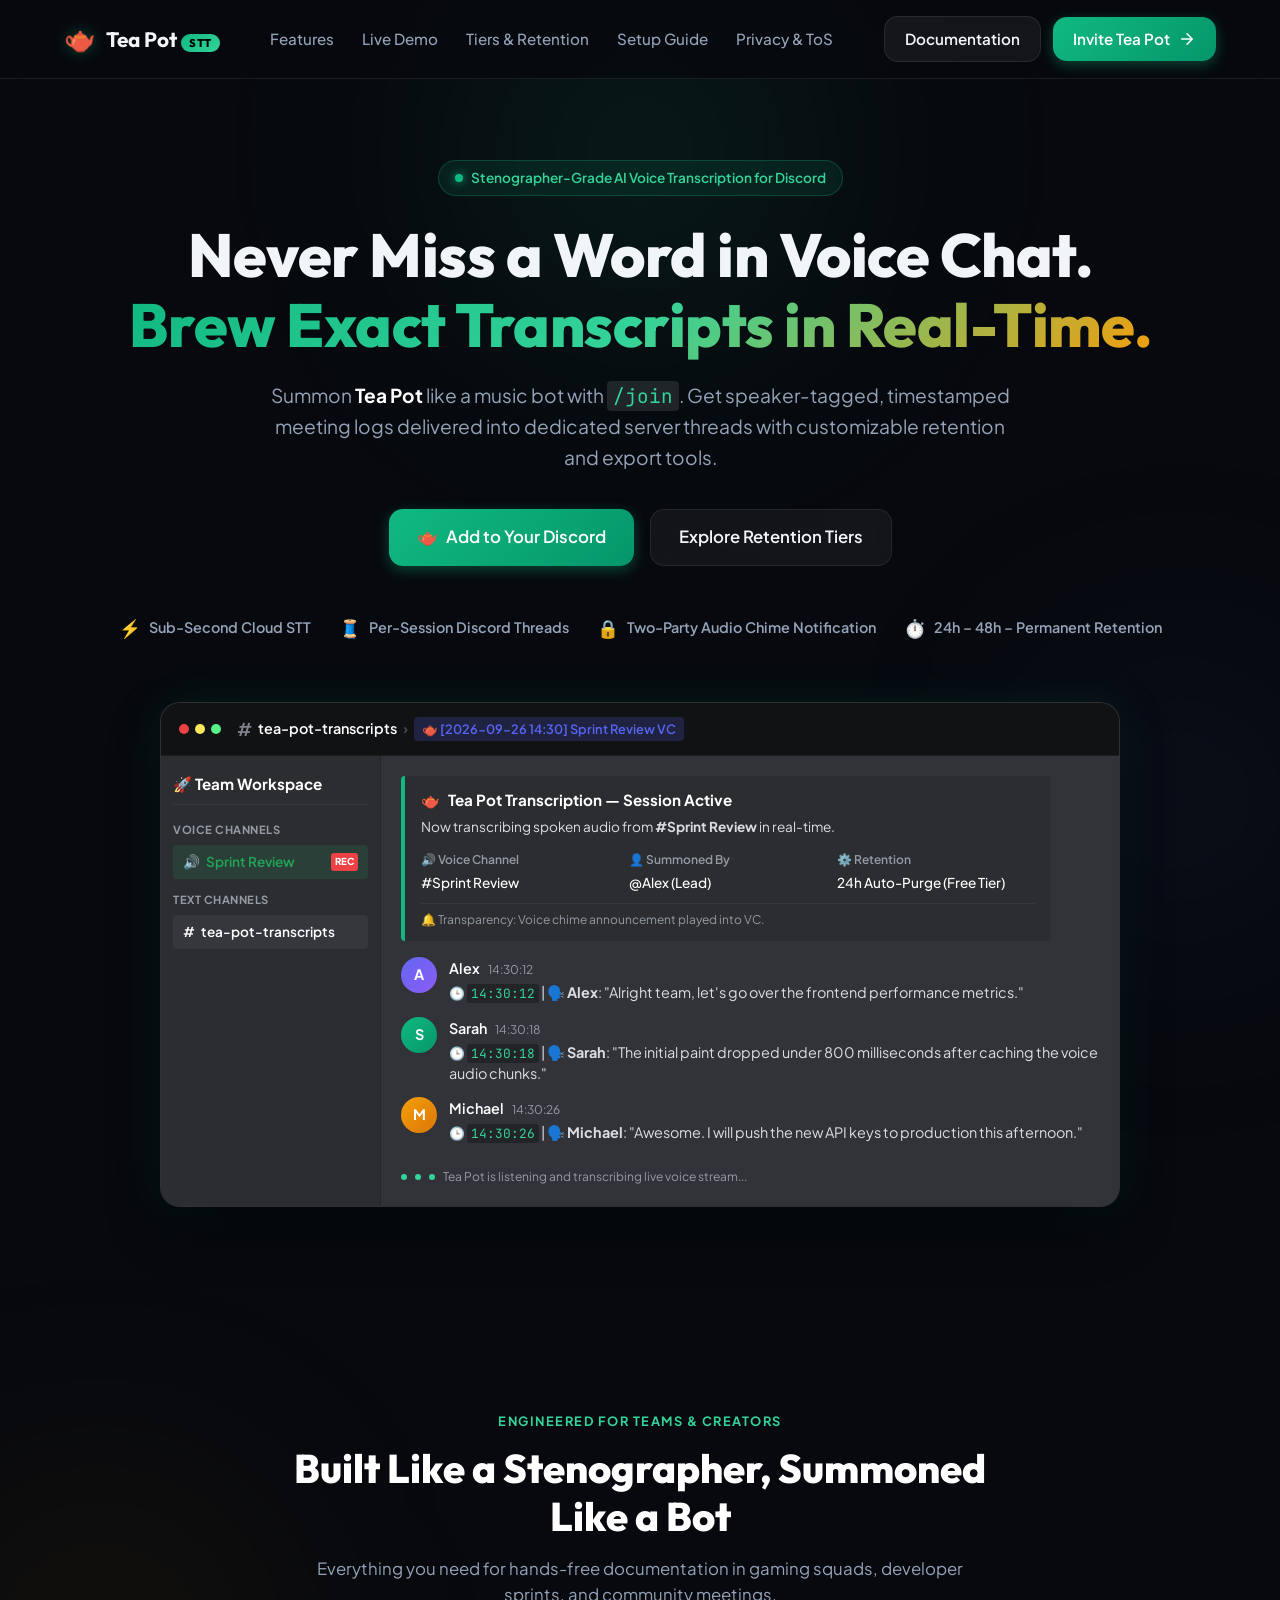
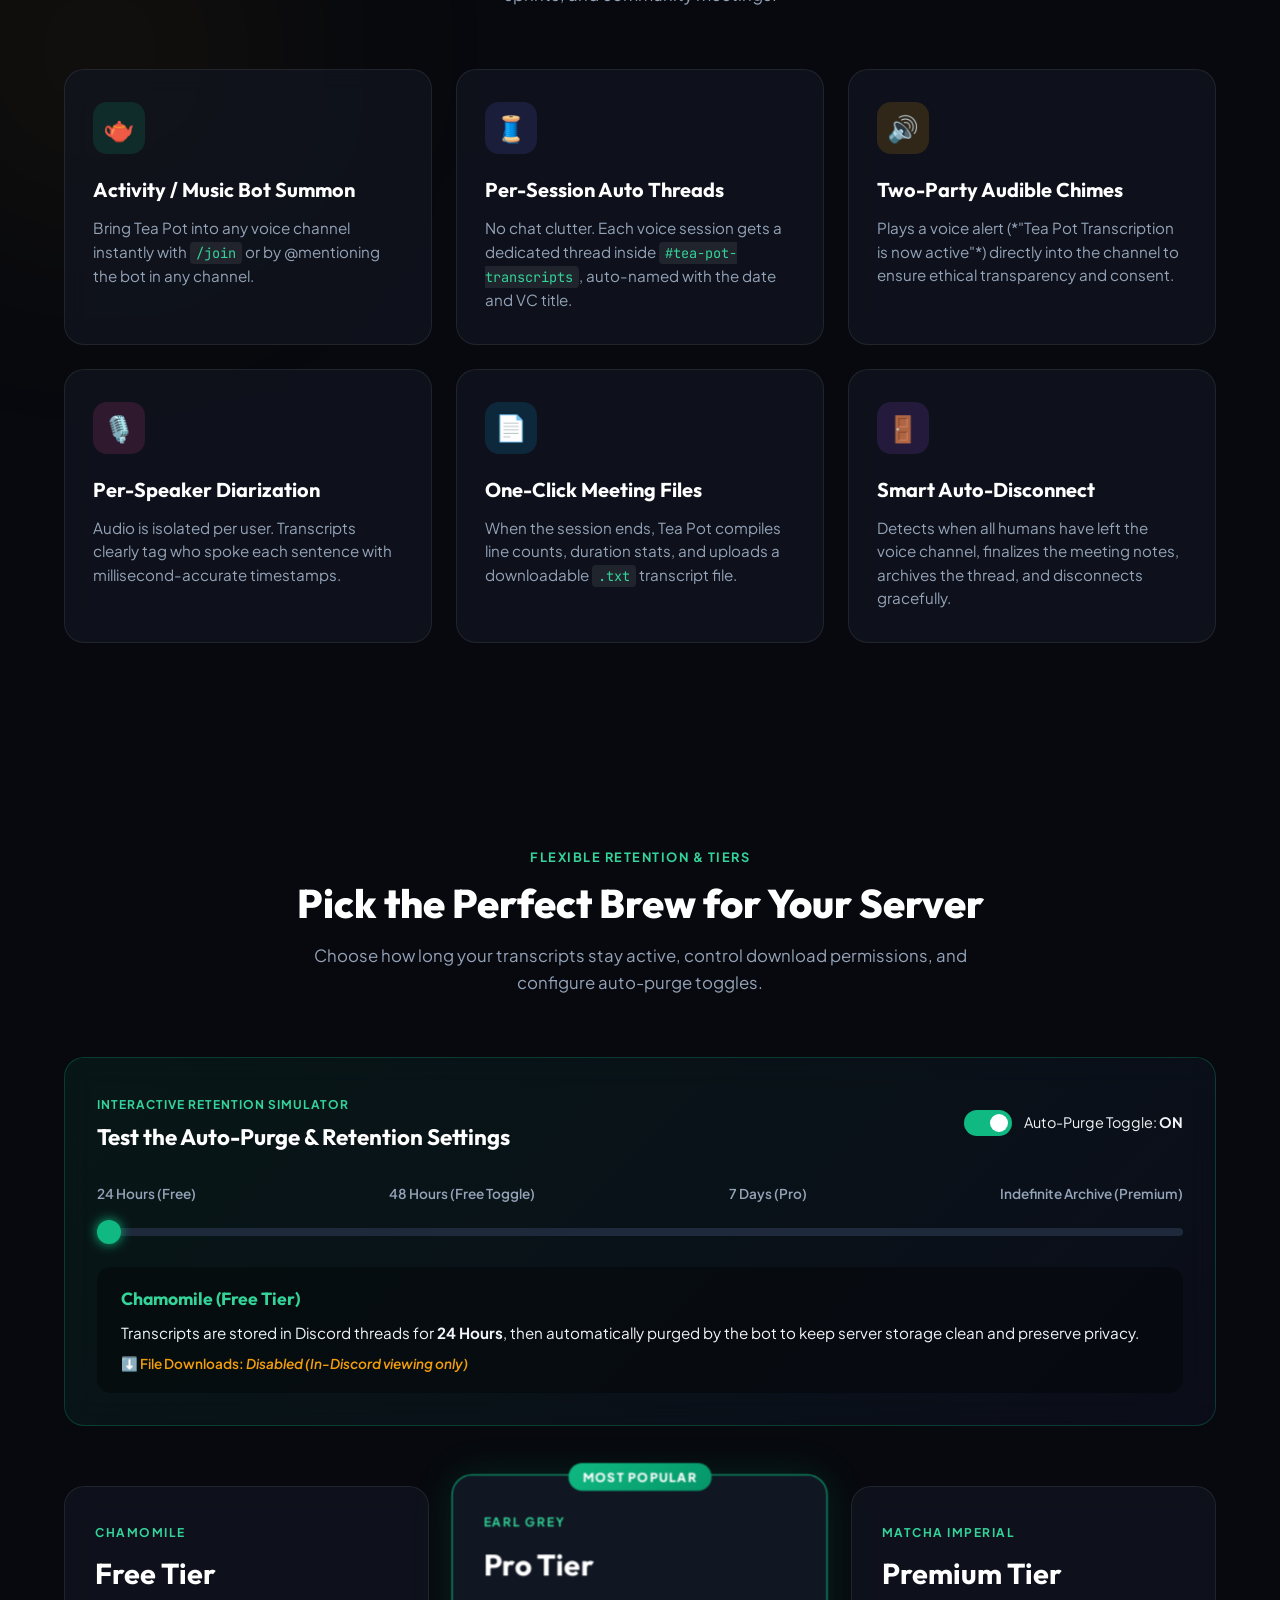
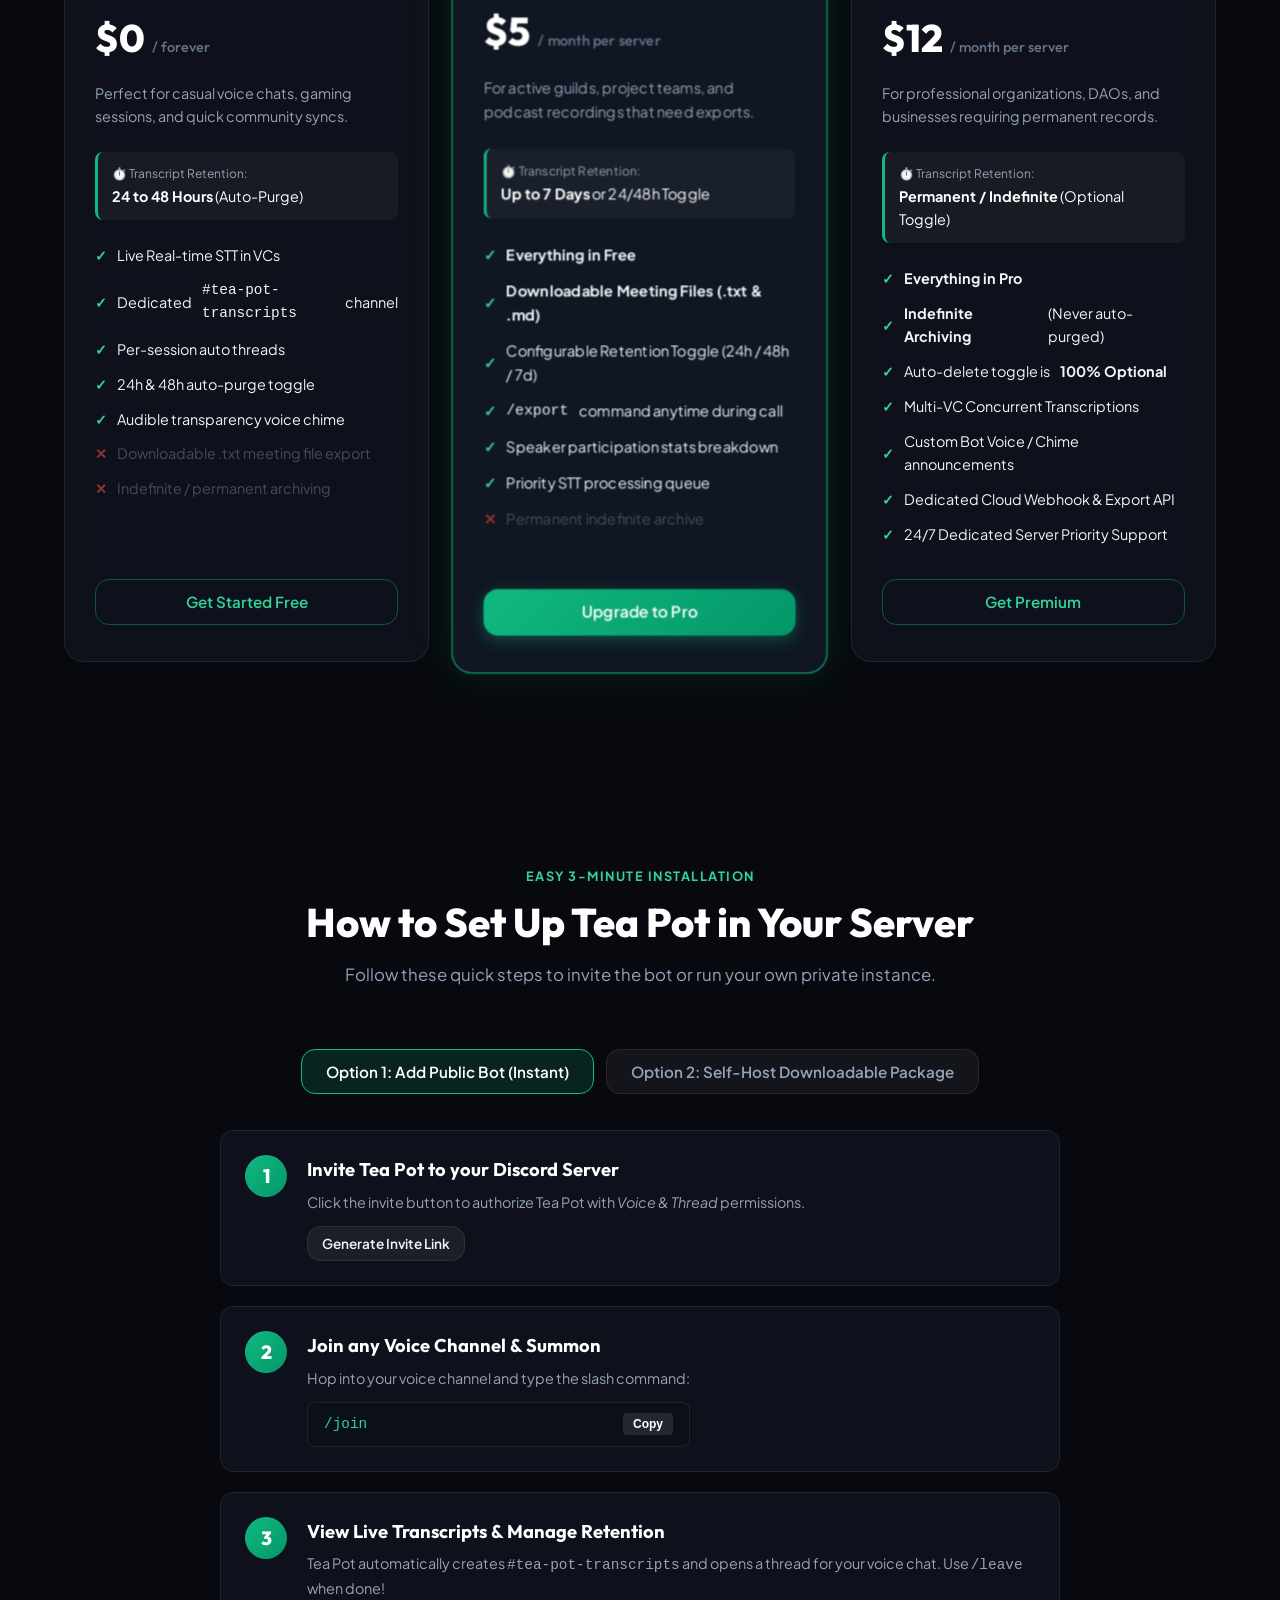
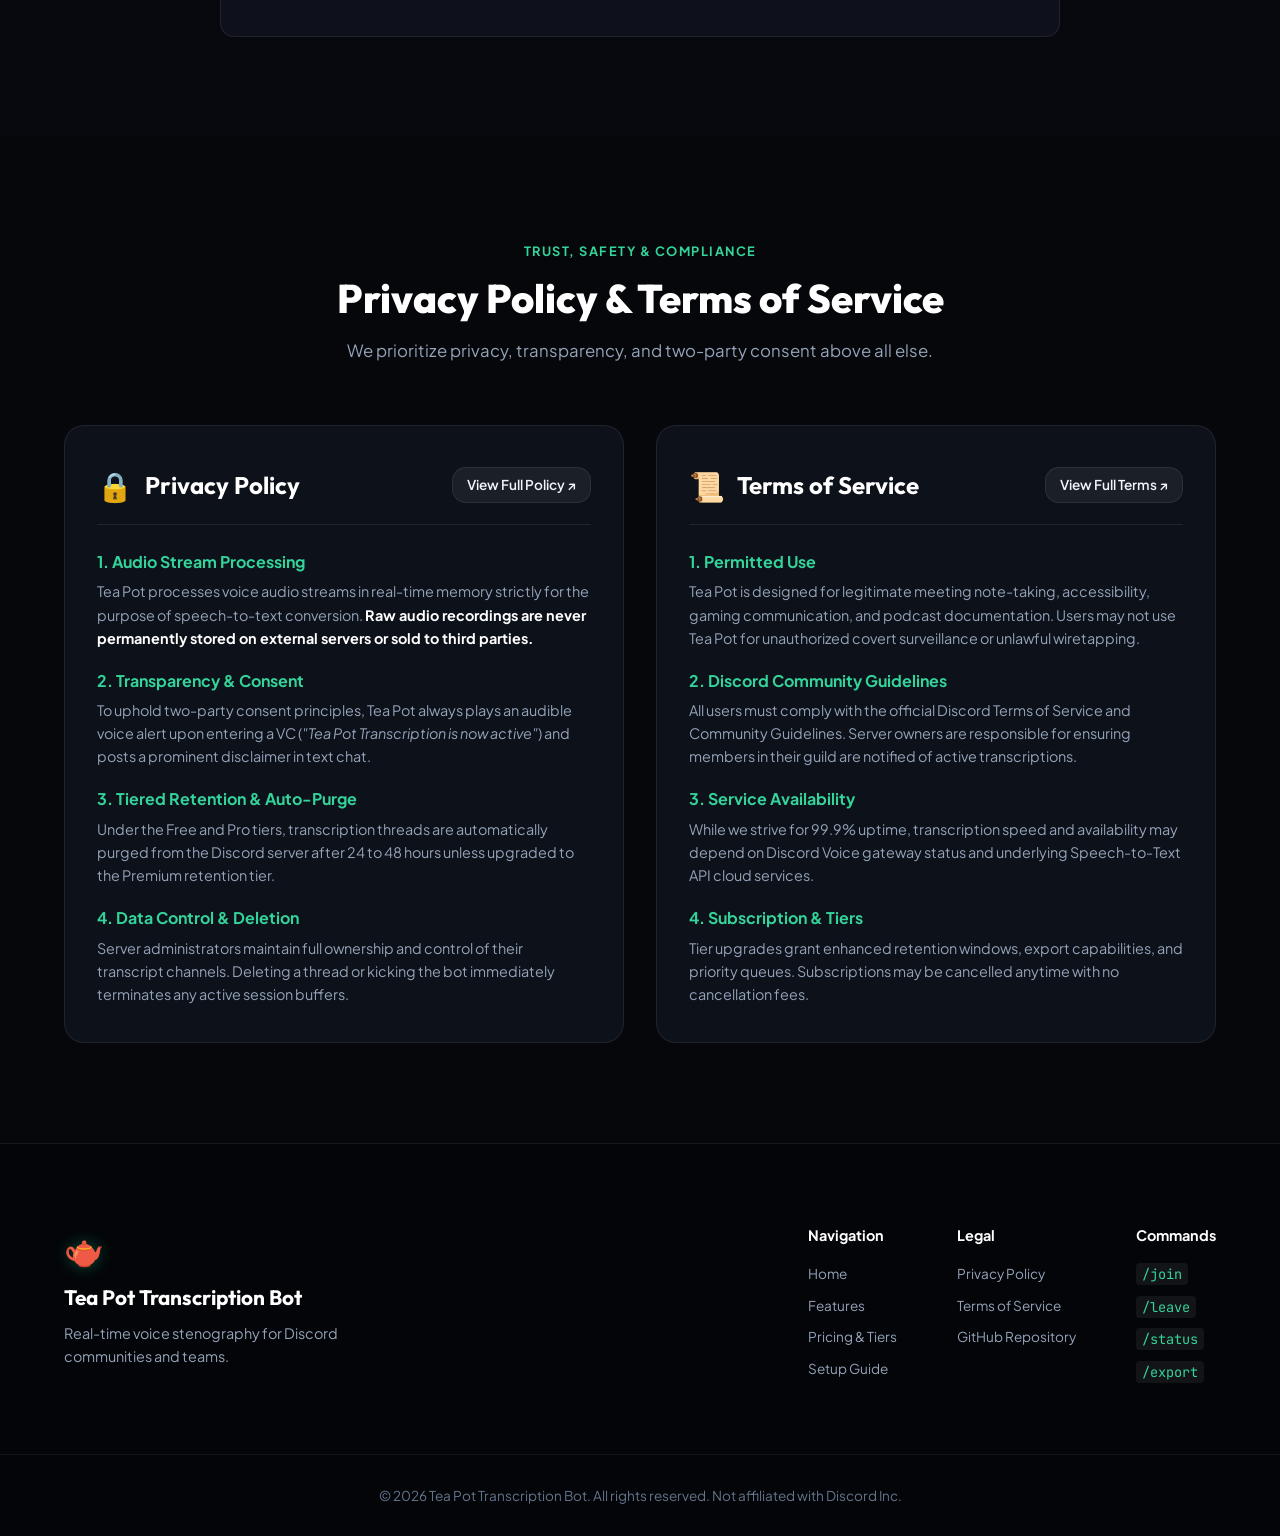
<file: web/index.html>
<!DOCTYPE html>
<html lang="en">
<head>
  <meta charset="UTF-8" />
  <meta name="viewport" content="width=device-width, initial-scale=1.0" />
  <title>Tea Pot — Real-Time Discord Voice Transcriber Bot</title>
  <meta name="description" content="Steep your voice chats into exact, verbatim transcripts with Tea Pot. Real-time STT, per-server threads, speaker attribution, and tiered retention." />
  
  <!-- Google Fonts -->
  <link rel="preconnect" href="https://fonts.googleapis.com">
  <link rel="preconnect" href="https://fonts.gstatic.com" crossorigin>
  <link href="https://fonts.googleapis.com/css2?family=Outfit:wght@400;500;600;700;800&family=Plus+Jakarta+Sans:wght@400;500;600;700&family=JetBrains+Mono:wght@400;600&display=swap" rel="stylesheet">
  
  <link rel="stylesheet" href="style.css" />
</head>
<body>

  <!-- Background Ambient Glows -->
  <div class="glow-orb orb-1"></div>
  <div class="glow-orb orb-2"></div>
  <div class="glow-orb orb-3"></div>

  <!-- Navigation -->
  <header class="navbar">
    <div class="nav-container">
      <a href="#hero" class="brand">
        <span class="brand-icon">🫖</span>
        <span class="brand-text">Tea Pot <span class="brand-tag">STT</span></span>
      </a>

      <nav class="nav-links">
        <a href="#features" class="nav-link">Features</a>
        <a href="#demo" class="nav-link">Live Demo</a>
        <a href="#pricing" class="nav-link">Tiers & Retention</a>
        <a href="#setup" class="nav-link">Setup Guide</a>
        <a href="#privacy-tos" class="nav-link">Privacy & ToS</a>
      </nav>

      <div class="nav-actions">
        <a href="#setup" class="btn btn-secondary">Documentation</a>
        <a href="https://discord.com/oauth2/authorize?client_id=1553276861541253180&permissions=310052445200&scope=bot%20applications.commands" target="_blank" class="btn btn-primary btn-glow" id="btn-invite-nav">
          <span>Invite Tea Pot</span>
          <svg width="18" height="18" viewBox="0 0 24 24" fill="none" stroke="currentColor" stroke-width="2" stroke-linecap="round" stroke-linejoin="round"><path d="M5 12h14M12 5l7 7-7 7"/></svg>
        </a>
      </div>

      <button class="mobile-menu-toggle" id="mobile-toggle" aria-label="Toggle Navigation">
        <span></span><span></span><span></span>
      </button>
    </div>
  </header>

  <!-- Hero Section -->
  <section class="hero" id="hero">
    <div class="container hero-container">
      <div class="hero-badge">
        <span class="badge-dot"></span>
        <span>Stenographer-Grade AI Voice Transcription for Discord</span>
      </div>

      <h1 class="hero-title">
        Never Miss a Word in Voice Chat.<br />
        <span class="gradient-text">Brew Exact Transcripts in Real-Time.</span>
      </h1>

      <p class="hero-subtitle">
        Summon <strong>Tea Pot</strong> like a music bot with <code>/join</code>. Get speaker-tagged, timestamped meeting logs delivered into dedicated server threads with customizable retention and export tools.
      </p>

      <div class="hero-ctas">
        <a href="#setup" class="btn btn-primary btn-lg btn-glow">
          <span class="btn-icon">🫖</span>
          <span>Add to Your Discord</span>
        </a>
        <a href="#pricing" class="btn btn-glass btn-lg">
          <span>Explore Retention Tiers</span>
        </a>
      </div>

      <div class="hero-highlights">
        <div class="highlight-item">
          <span class="highlight-icon">⚡</span>
          <span>Sub-Second Cloud STT</span>
        </div>
        <div class="highlight-item">
          <span class="highlight-icon">🧵</span>
          <span>Per-Session Discord Threads</span>
        </div>
        <div class="highlight-item">
          <span class="highlight-icon">🔒</span>
          <span>Two-Party Audio Chime Notification</span>
        </div>
        <div class="highlight-item">
          <span class="highlight-icon">⏱️</span>
          <span>24h – 48h – Permanent Retention</span>
        </div>
      </div>

      <!-- Live Discord Simulation UI -->
      <div class="hero-discord-preview" id="demo">
        <div class="discord-app-frame">
          <div class="discord-topbar">
            <div class="window-controls">
              <span class="dot close"></span>
              <span class="dot minimize"></span>
              <span class="dot maximize"></span>
            </div>
            <div class="discord-channel-info">
              <span class="channel-hash">#</span>
              <span class="channel-name">tea-pot-transcripts</span>
              <span class="channel-sep">›</span>
              <span class="thread-badge">🫖 [2026-09-26 14:30] Sprint Review VC</span>
            </div>
          </div>

          <div class="discord-body">
            <!-- Left Channel Sidebar Mockup -->
            <div class="discord-sidebar">
              <div class="server-header">
                <span class="server-title">🚀 Team Workspace</span>
              </div>
              <div class="sidebar-section-title">VOICE CHANNELS</div>
              <div class="sidebar-vc-active">
                <span class="vc-icon">🔊</span>
                <span class="vc-name">Sprint Review</span>
                <span class="live-pill">REC</span>
              </div>
              <div class="sidebar-section-title">TEXT CHANNELS</div>
              <div class="sidebar-tc active">
                <span class="hash">#</span>
                <span>tea-pot-transcripts</span>
              </div>
            </div>

            <!-- Right Interactive Chat Stream -->
            <div class="discord-chat">
              <!-- Bot System Embed -->
              <div class="discord-embed-card">
                <div class="embed-border"></div>
                <div class="embed-content">
                  <div class="embed-header">
                    <span class="embed-icon">🫖</span>
                    <span class="embed-title">Tea Pot Transcription — Session Active</span>
                  </div>
                  <p class="embed-desc">Now transcribing spoken audio from <strong>#Sprint Review</strong> in real-time.</p>
                  <div class="embed-fields">
                    <div class="field">
                      <span class="field-name">🔊 Voice Channel</span>
                      <span class="field-val">#Sprint Review</span>
                    </div>
                    <div class="field">
                      <span class="field-name">👤 Summoned By</span>
                      <span class="field-val">@Alex (Lead)</span>
                    </div>
                    <div class="field">
                      <span class="field-name">⚙️ Retention</span>
                      <span class="field-val" id="demo-retention-badge">24h Auto-Purge (Free Tier)</span>
                    </div>
                  </div>
                  <div class="embed-footer">
                    <span class="bell-icon">🔔</span> Transparency: Voice chime announcement played into VC.
                  </div>
                </div>
              </div>

              <!-- Animated Transcript Messages -->
              <div class="transcript-stream" id="transcript-stream">
                <div class="chat-msg animated-entry">
                  <div class="avatar" style="background: linear-gradient(135deg, #6366F1, #8B5CF6);">A</div>
                  <div class="msg-body">
                    <div class="msg-header">
                      <span class="user-name">Alex</span>
                      <span class="timestamp">14:30:12</span>
                    </div>
                    <div class="msg-text">
                      <span class="stt-clock">🕒 <code>14:30:12</code></span> | 🗣️ <strong>Alex</strong>: "Alright team, let's go over the frontend performance metrics."
                    </div>
                  </div>
                </div>

                <div class="chat-msg animated-entry delay-1">
                  <div class="avatar" style="background: linear-gradient(135deg, #10B981, #059669);">S</div>
                  <div class="msg-body">
                    <div class="msg-header">
                      <span class="user-name">Sarah</span>
                      <span class="timestamp">14:30:18</span>
                    </div>
                    <div class="msg-text">
                      <span class="stt-clock">🕒 <code>14:30:18</code></span> | 🗣️ <strong>Sarah</strong>: "The initial paint dropped under 800 milliseconds after caching the voice audio chunks."
                    </div>
                  </div>
                </div>

                <div class="chat-msg animated-entry delay-2">
                  <div class="avatar" style="background: linear-gradient(135deg, #F59E0B, #D97706);">M</div>
                  <div class="msg-body">
                    <div class="msg-header">
                      <span class="user-name">Michael</span>
                      <span class="timestamp">14:30:26</span>
                    </div>
                    <div class="msg-text">
                      <span class="stt-clock">🕒 <code>14:30:26</code></span> | 🗣️ <strong>Michael</strong>: "Awesome. I will push the new API keys to production this afternoon."
                    </div>
                  </div>
                </div>
              </div>

              <!-- Live typing simulation indicator -->
              <div class="discord-typing-bar">
                <span class="wave-dot"></span><span class="wave-dot"></span><span class="wave-dot"></span>
                <span>Tea Pot is listening and transcribing live voice stream...</span>
              </div>
            </div>
          </div>
        </div>
      </div>
    </div>
  </section>

  <!-- Core Features Grid -->
  <section class="features-section" id="features">
    <div class="container">
      <div class="section-header">
        <span class="sub-heading">ENGINEERED FOR TEAMS & CREATORS</span>
        <h2 class="section-title">Built Like a Stenographer, Summoned Like a Bot</h2>
        <p class="section-desc">Everything you need for hands-free documentation in gaming squads, developer sprints, and community meetings.</p>
      </div>

      <div class="features-grid">
        <div class="feature-card">
          <div class="card-icon" style="background: rgba(16, 185, 129, 0.15); color: #10B981;">🫖</div>
          <h3>Activity / Music Bot Summon</h3>
          <p>Bring Tea Pot into any voice channel instantly with <code>/join</code> or by @mentioning the bot in any channel.</p>
        </div>

        <div class="feature-card">
          <div class="card-icon" style="background: rgba(99, 102, 241, 0.15); color: #6366F1;">🧵</div>
          <h3>Per-Session Auto Threads</h3>
          <p>No chat clutter. Each voice session gets a dedicated thread inside <code>#tea-pot-transcripts</code>, auto-named with the date and VC title.</p>
        </div>

        <div class="feature-card">
          <div class="card-icon" style="background: rgba(245, 158, 11, 0.15); color: #F59E0B;">🔊</div>
          <h3>Two-Party Audible Chimes</h3>
          <p>Plays a voice alert (*"Tea Pot Transcription is now active"*) directly into the channel to ensure ethical transparency and consent.</p>
        </div>

        <div class="feature-card">
          <div class="card-icon" style="background: rgba(236, 72, 153, 0.15); color: #EC4899;">🎙️</div>
          <h3>Per-Speaker Diarization</h3>
          <p>Audio is isolated per user. Transcripts clearly tag who spoke each sentence with millisecond-accurate timestamps.</p>
        </div>

        <div class="feature-card">
          <div class="card-icon" style="background: rgba(14, 165, 233, 0.15); color: #0EA5E9;">📄</div>
          <h3>One-Click Meeting Files</h3>
          <p>When the session ends, Tea Pot compiles line counts, duration stats, and uploads a downloadable <code>.txt</code> transcript file.</p>
        </div>

        <div class="feature-card">
          <div class="card-icon" style="background: rgba(168, 85, 247, 0.15); color: #A855F7;">🚪</div>
          <h3>Smart Auto-Disconnect</h3>
          <p>Detects when all humans have left the voice channel, finalizes the meeting notes, archives the thread, and disconnects gracefully.</p>
        </div>
      </div>
    </div>
  </section>

  <!-- Tiered Pricing & Retention System -->
  <section class="pricing-section" id="pricing">
    <div class="container">
      <div class="section-header">
        <span class="sub-heading">FLEXIBLE RETENTION & TIERS</span>
        <h2 class="section-title">Pick the Perfect Brew for Your Server</h2>
        <p class="section-desc">Choose how long your transcripts stay active, control download permissions, and configure auto-purge toggles.</p>
      </div>

      <!-- Interactive Retention Duration Demo Slider -->
      <div class="retention-demo-card">
        <div class="demo-card-header">
          <div>
            <span class="badge-mini">INTERACTIVE RETENTION SIMULATOR</span>
            <h3>Test the Auto-Purge & Retention Settings</h3>
          </div>
          <div class="toggle-wrapper">
            <label class="switch">
              <input type="checkbox" id="retention-toggle" checked />
              <span class="slider round"></span>
            </label>
            <span class="toggle-label" id="toggle-status-label">Auto-Purge Toggle: <strong>ON</strong></span>
          </div>
        </div>

        <div class="slider-container">
          <div class="slider-labels">
            <span>24 Hours (Free)</span>
            <span>48 Hours (Free Toggle)</span>
            <span>7 Days (Pro)</span>
            <span>Indefinite Archive (Premium)</span>
          </div>
          <input type="range" min="1" max="4" value="1" class="tier-slider" id="tierRangeSlider" />
        </div>

        <div class="slider-result" id="sliderResultBox">
          <div class="result-badge" id="resultTierBadge">Chamomile (Free Tier)</div>
          <div class="result-text" id="resultTierDesc">
            Transcripts are accessible inside Discord threads for <strong>24 to 48 hours</strong>, then automatically purged to save server storage and maintain privacy.
          </div>
          <div class="result-perk" id="resultTierPerk">
            ⬇️ File Downloads: <em>Disabled on Free Tier (Viewable in Discord)</em>
          </div>
        </div>
      </div>

      <!-- Pricing Cards -->
      <div class="pricing-grid">
        <!-- Free Tier -->
        <div class="pricing-card">
          <div class="card-tier-tag">CHAMOMILE</div>
          <h3 class="tier-name">Free Tier</h3>
          <div class="tier-price">$0 <span>/ forever</span></div>
          <p class="tier-desc">Perfect for casual voice chats, gaming sessions, and quick community syncs.</p>
          
          <div class="tier-retention-spec">
            <div class="retention-title">⏱️ Transcript Retention:</div>
            <div class="retention-val"><strong>24 to 48 Hours</strong> (Auto-Purge)</div>
          </div>

          <ul class="tier-features">
            <li><span class="check">✓</span> Live Real-time STT in VCs</li>
            <li><span class="check">✓</span> Dedicated <code>#tea-pot-transcripts</code> channel</li>
            <li><span class="check">✓</span> Per-session auto threads</li>
            <li><span class="check">✓</span> 24h & 48h auto-purge toggle</li>
            <li><span class="check">✓</span> Audible transparency voice chime</li>
            <li class="disabled"><span class="cross">✕</span> Downloadable .txt meeting file export</li>
            <li class="disabled"><span class="cross">✕</span> Indefinite / permanent archiving</li>
          </ul>

          <a href="#setup" class="btn btn-outline btn-block">Get Started Free</a>
        </div>

        <!-- Pro Tier (Popular) -->
        <div class="pricing-card popular">
          <div class="popular-ribbon">MOST POPULAR</div>
          <div class="card-tier-tag">EARL GREY</div>
          <h3 class="tier-name">Pro Tier</h3>
          <div class="tier-price">$5 <span>/ month per server</span></div>
          <p class="tier-desc">For active guilds, project teams, and podcast recordings that need exports.</p>

          <div class="tier-retention-spec">
            <div class="retention-title">⏱️ Transcript Retention:</div>
            <div class="retention-val"><strong>Up to 7 Days</strong> or 24/48h Toggle</div>
          </div>

          <ul class="tier-features">
            <li><span class="check">✓</span> <strong>Everything in Free</strong></li>
            <li><span class="check">✓</span> <strong>Downloadable Meeting Files (.txt & .md)</strong></li>
            <li><span class="check">✓</span> Configurable Retention Toggle (24h / 48h / 7d)</li>
            <li><span class="check">✓</span> <code>/export</code> command anytime during call</li>
            <li><span class="check">✓</span> Speaker participation stats breakdown</li>
            <li><span class="check">✓</span> Priority STT processing queue</li>
            <li class="disabled"><span class="cross">✕</span> Permanent indefinite archive</li>
          </ul>

          <a href="#setup" class="btn btn-primary btn-block btn-glow">Upgrade to Pro</a>
        </div>

        <!-- Premium Tier -->
        <div class="pricing-card">
          <div class="card-tier-tag">MATCHA IMPERIAL</div>
          <h3 class="tier-name">Premium Tier</h3>
          <div class="tier-price">$12 <span>/ month per server</span></div>
          <p class="tier-desc">For professional organizations, DAOs, and businesses requiring permanent records.</p>

          <div class="tier-retention-spec">
            <div class="retention-title">⏱️ Transcript Retention:</div>
            <div class="retention-val"><strong>Permanent / Indefinite</strong> (Optional Toggle)</div>
          </div>

          <ul class="tier-features">
            <li><span class="check">✓</span> <strong>Everything in Pro</strong></li>
            <li><span class="check">✓</span> <strong>Indefinite Archiving</strong> (Never auto-purged)</li>
            <li><span class="check">✓</span> Auto-delete toggle is <strong>100% Optional</strong></li>
            <li><span class="check">✓</span> Multi-VC Concurrent Transcriptions</li>
            <li><span class="check">✓</span> Custom Bot Voice / Chime announcements</li>
            <li><span class="check">✓</span> Dedicated Cloud Webhook & Export API</li>
            <li><span class="check">✓</span> 24/7 Dedicated Server Priority Support</li>
          </ul>

          <a href="#setup" class="btn btn-outline btn-block">Get Premium</a>
        </div>
      </div>
    </div>
  </section>

  <!-- Step-by-Step Setup Guide -->
  <section class="setup-section" id="setup">
    <div class="container">
      <div class="section-header">
        <span class="sub-heading">EASY 3-MINUTE INSTALLATION</span>
        <h2 class="section-title">How to Set Up Tea Pot in Your Server</h2>
        <p class="section-desc">Follow these quick steps to invite the bot or run your own private instance.</p>
      </div>

      <div class="setup-tabs">
        <button class="setup-tab-btn active" data-tab="invite-tab">Option 1: Add Public Bot (Instant)</button>
        <button class="setup-tab-btn" data-tab="self-host-tab">Option 2: Self-Host Downloadable Package</button>
      </div>

      <div class="setup-content-box">
        <!-- Tab 1: Invite -->
        <div class="setup-tab-panel active" id="invite-tab">
          <div class="steps-list">
            <div class="step-card">
              <div class="step-number">1</div>
              <div class="step-details">
                <h4>Invite Tea Pot to your Discord Server</h4>
                <p>Click the invite button to authorize Tea Pot with <em>Voice & Thread</em> permissions.</p>
                <a href="https://discord.com/oauth2/authorize" target="_blank" class="btn btn-secondary btn-sm">Generate Invite Link</a>
              </div>
            </div>

            <div class="step-card">
              <div class="step-number">2</div>
              <div class="step-details">
                <h4>Join any Voice Channel & Summon</h4>
                <p>Hop into your voice channel and type the slash command:</p>
                <div class="code-copy-box">
                  <code>/join</code>
                  <button class="copy-btn" onclick="navigator.clipboard.writeText('/join')">Copy</button>
                </div>
              </div>
            </div>

            <div class="step-card">
              <div class="step-number">3</div>
              <div class="step-details">
                <h4>View Live Transcripts & Manage Retention</h4>
                <p>Tea Pot automatically creates <code>#tea-pot-transcripts</code> and opens a thread for your voice chat. Use <code>/leave</code> when done!</p>
              </div>
            </div>
          </div>
        </div>

        <!-- Tab 2: Self-Host -->
        <div class="setup-tab-panel" id="self-host-tab">
          <div class="steps-list">
            <div class="step-card">
              <div class="step-number">1</div>
              <div class="step-details">
                <h4>Download the Package & Configure Keys</h4>
                <p>Clone the repository and copy <code>.env.example</code> to <code>.env</code> with your bot token and STT API key:</p>
                <div class="code-copy-box">
                  <code>DISCORD_BOT_TOKEN=your_token<br>OPENAI_API_KEY=your_openai_key</code>
                </div>
              </div>
            </div>

            <div class="step-card">
              <div class="step-number">2</div>
              <div class="step-details">
                <h4>One-Click Run</h4>
                <p>Run <strong>start.bat</strong> on Windows or <strong>./start.sh</strong> on Linux/Mac:</p>
                <div class="code-copy-box">
                  <code>./start.sh   # or double-click start.bat</code>
                </div>
              </div>
            </div>
          </div>
        </div>
      </div>
    </div>
  </section>

  <!-- Privacy & Terms of Service Section -->
  <section class="legal-section" id="privacy-tos">
    <div class="container">
      <div class="section-header">
        <span class="sub-heading">TRUST, SAFETY & COMPLIANCE</span>
        <h2 class="section-title">Privacy Policy & Terms of Service</h2>
        <p class="section-desc">We prioritize privacy, transparency, and two-party consent above all else.</p>
      </div>

      <div class="legal-grid">
        <!-- Privacy Policy -->
        <div class="legal-card" id="privacy">
          <div class="legal-header">
            <span class="legal-icon">🔒</span>
            <h3>Privacy Policy</h3>
            <a href="privacy.html" class="btn btn-secondary btn-sm" style="margin-left:auto;">View Full Policy ↗</a>
          </div>
          <div class="legal-body">
            <h4>1. Audio Stream Processing</h4>
            <p>Tea Pot processes voice audio streams in real-time memory strictly for the purpose of speech-to-text conversion. <strong>Raw audio recordings are never permanently stored on external servers or sold to third parties.</strong></p>

            <h4>2. Transparency & Consent</h4>
            <p>To uphold two-party consent principles, Tea Pot always plays an audible voice alert upon entering a VC (<em>"Tea Pot Transcription is now active"</em>) and posts a prominent disclaimer in text chat.</p>

            <h4>3. Tiered Retention & Auto-Purge</h4>
            <p>Under the Free and Pro tiers, transcription threads are automatically purged from the Discord server after 24 to 48 hours unless upgraded to the Premium retention tier.</p>

            <h4>4. Data Control & Deletion</h4>
            <p>Server administrators maintain full ownership and control of their transcript channels. Deleting a thread or kicking the bot immediately terminates any active session buffers.</p>
          </div>
        </div>

        <!-- Terms of Service -->
        <div class="legal-card" id="tos">
          <div class="legal-header">
            <span class="legal-icon">📜</span>
            <h3>Terms of Service</h3>
            <a href="tos.html" class="btn btn-secondary btn-sm" style="margin-left:auto;">View Full Terms ↗</a>
          </div>
          <div class="legal-body">
            <h4>1. Permitted Use</h4>
            <p>Tea Pot is designed for legitimate meeting note-taking, accessibility, gaming communication, and podcast documentation. Users may not use Tea Pot for unauthorized covert surveillance or unlawful wiretapping.</p>

            <h4>2. Discord Community Guidelines</h4>
            <p>All users must comply with the official Discord Terms of Service and Community Guidelines. Server owners are responsible for ensuring members in their guild are notified of active transcriptions.</p>

            <h4>3. Service Availability</h4>
            <p>While we strive for 99.9% uptime, transcription speed and availability may depend on Discord Voice gateway status and underlying Speech-to-Text API cloud services.</p>

            <h4>4. Subscription & Tiers</h4>
            <p>Tier upgrades grant enhanced retention windows, export capabilities, and priority queues. Subscriptions may be cancelled anytime with no cancellation fees.</p>
          </div>
        </div>
      </div>
    </div>
  </section>

  <!-- Footer -->
  <footer class="footer">
    <div class="container footer-container">
      <div class="footer-brand">
        <span class="brand-icon">🫖</span>
        <span class="brand-text">Tea Pot Transcription Bot</span>
        <p class="footer-tagline">Real-time voice stenography for Discord communities and teams.</p>
      </div>

      <div class="footer-links">
        <div class="link-col">
          <h4>Navigation</h4>
          <a href="#hero">Home</a>
          <a href="#features">Features</a>
          <a href="#pricing">Pricing & Tiers</a>
          <a href="#setup">Setup Guide</a>
        </div>

        <div class="link-col">
          <h4>Legal</h4>
          <a href="privacy.html">Privacy Policy</a>
          <a href="tos.html">Terms of Service</a>
          <a href="https://github.com/htxbby313/tea-pot-transcription-bot">GitHub Repository</a>
        </div>


        <div class="link-col">
          <h4>Commands</h4>
          <span><code>/join</code></span>
          <span><code>/leave</code></span>
          <span><code>/status</code></span>
          <span><code>/export</code></span>
        </div>
      </div>
    </div>

    <div class="footer-bottom">
      <p>© 2026 Tea Pot Transcription Bot. All rights reserved. Not affiliated with Discord Inc.</p>
    </div>
  </footer>

  <script src="app.js"></script>
</body>
</html>
</file>
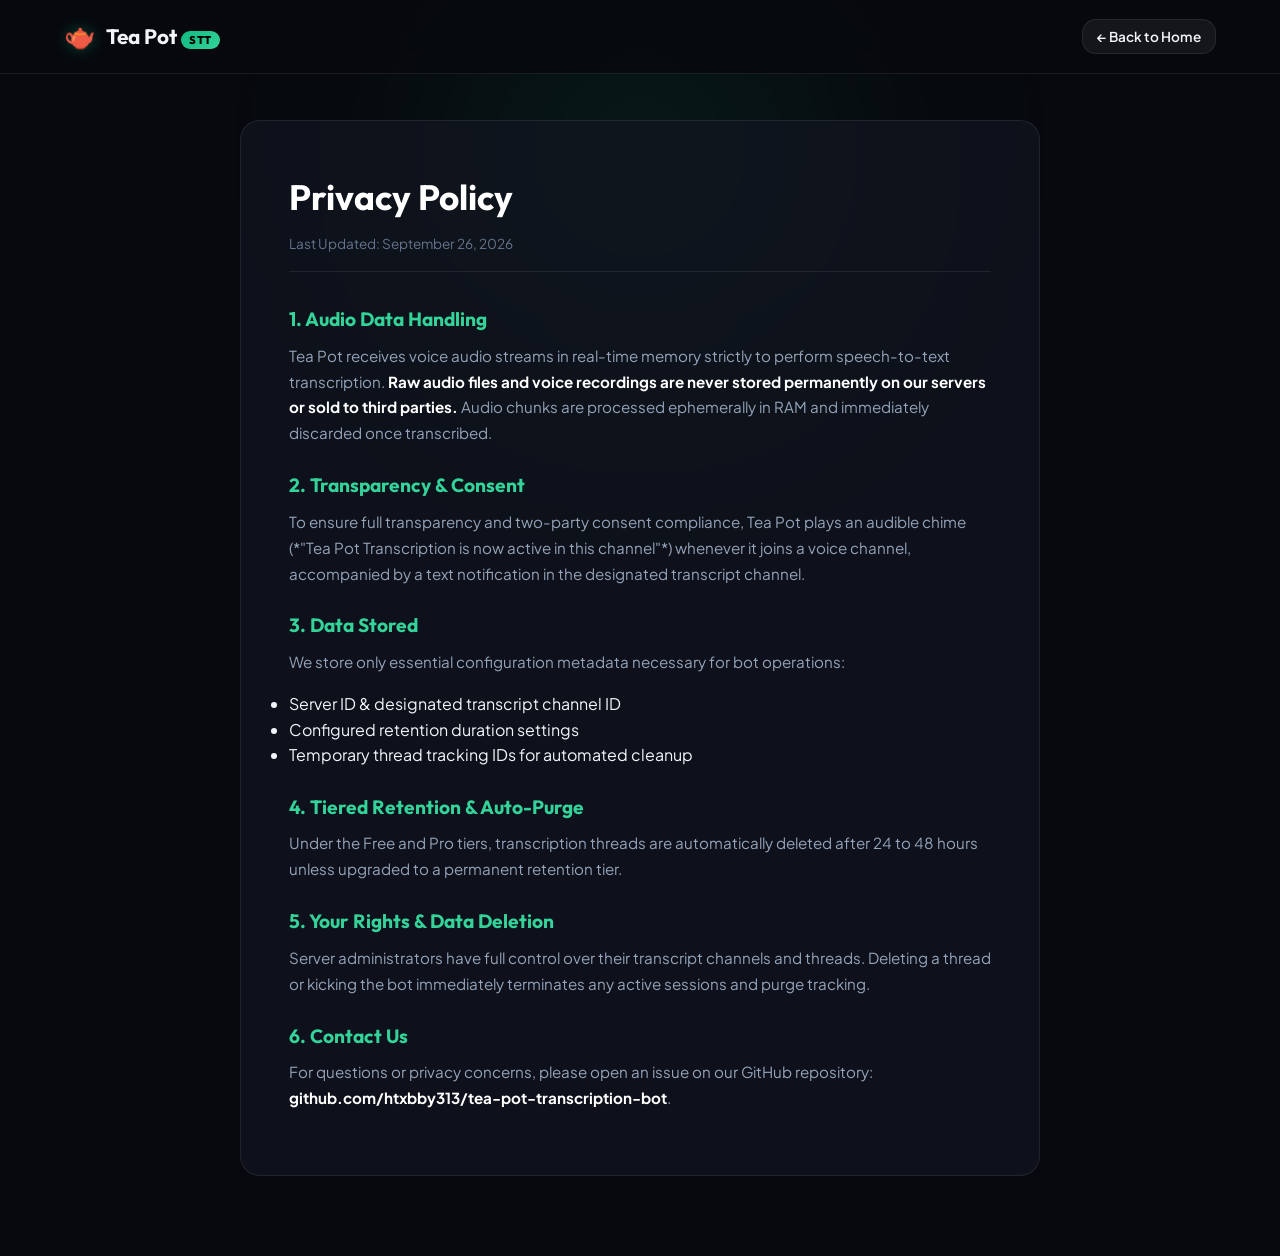
<file: web/privacy.html>
<!DOCTYPE html>
<html lang="en">
<head>
  <meta charset="UTF-8" />
  <meta name="viewport" content="width=device-width, initial-scale=1.0" />
  <title>Privacy Policy — Tea Pot Transcription Bot</title>
  <link rel="preconnect" href="https://fonts.googleapis.com">
  <link rel="preconnect" href="https://fonts.gstatic.com" crossorigin>
  <link href="https://fonts.googleapis.com/css2?family=Outfit:wght@600;700;800&family=Plus+Jakarta+Sans:wght@400;500;600&family=JetBrains+Mono:wght@400;600&display=swap" rel="stylesheet">
  <link rel="stylesheet" href="style.css" />
  <style>
    .legal-page { padding: 120px 0 80px; }
    .legal-page-card { background: var(--bg-card); border: 1px solid var(--border-glass); border-radius: var(--radius-lg); padding: 48px; max-width: 800px; margin: 0 auto; }
    .legal-page-card h1 { font-family: var(--font-heading); font-size: 2.2rem; color: #FFF; margin-bottom: 8px; }
    .legal-page-card .last-updated { font-size: 0.85rem; color: var(--text-dim); margin-bottom: 32px; display: block; border-bottom: 1px solid var(--border-glass); padding-bottom: 16px; }
    .legal-page-card h2 { font-size: 1.2rem; color: var(--primary-mint); margin: 24px 0 8px; font-family: var(--font-heading); }
    .legal-page-card p { font-size: 0.95rem; color: var(--text-muted); line-height: 1.7; margin-bottom: 16px; }
    .legal-page-card strong { color: #FFF; }
  </style>
</head>
<body>
  <div class="glow-orb orb-1"></div>
  <header class="navbar">
    <div class="nav-container">
      <a href="index.html" class="brand">
        <span class="brand-icon">🫖</span>
        <span class="brand-text">Tea Pot <span class="brand-tag">STT</span></span>
      </a>
      <a href="index.html" class="btn btn-secondary btn-sm">← Back to Home</a>
    </div>
  </header>

  <main class="legal-page">
    <div class="container">
      <div class="legal-page-card">
        <h1>Privacy Policy</h1>
        <span class="last-updated">Last Updated: September 26, 2026</span>

        <h2>1. Audio Data Handling</h2>
        <p>Tea Pot receives voice audio streams in real-time memory strictly to perform speech-to-text transcription. <strong>Raw audio files and voice recordings are never stored permanently on our servers or sold to third parties.</strong> Audio chunks are processed ephemerally in RAM and immediately discarded once transcribed.</p>

        <h2>2. Transparency & Consent</h2>
        <p>To ensure full transparency and two-party consent compliance, Tea Pot plays an audible chime (*"Tea Pot Transcription is now active in this channel"*) whenever it joins a voice channel, accompanied by a text notification in the designated transcript channel.</p>

        <h2>3. Data Stored</h2>
        <p>We store only essential configuration metadata necessary for bot operations:</p>
        <ul>
          <li>Server ID & designated transcript channel ID</li>
          <li>Configured retention duration settings</li>
          <li>Temporary thread tracking IDs for automated cleanup</li>
        </ul>

        <h2>4. Tiered Retention & Auto-Purge</h2>
        <p>Under the Free and Pro tiers, transcription threads are automatically deleted after 24 to 48 hours unless upgraded to a permanent retention tier.</p>

        <h2>5. Your Rights & Data Deletion</h2>
        <p>Server administrators have full control over their transcript channels and threads. Deleting a thread or kicking the bot immediately terminates any active sessions and purge tracking.</p>

        <h2>6. Contact Us</h2>
        <p>For questions or privacy concerns, please open an issue on our GitHub repository: <strong>github.com/htxbby313/tea-pot-transcription-bot</strong>.</p>
      </div>
    </div>
  </main>
</body>
</html>
</file>
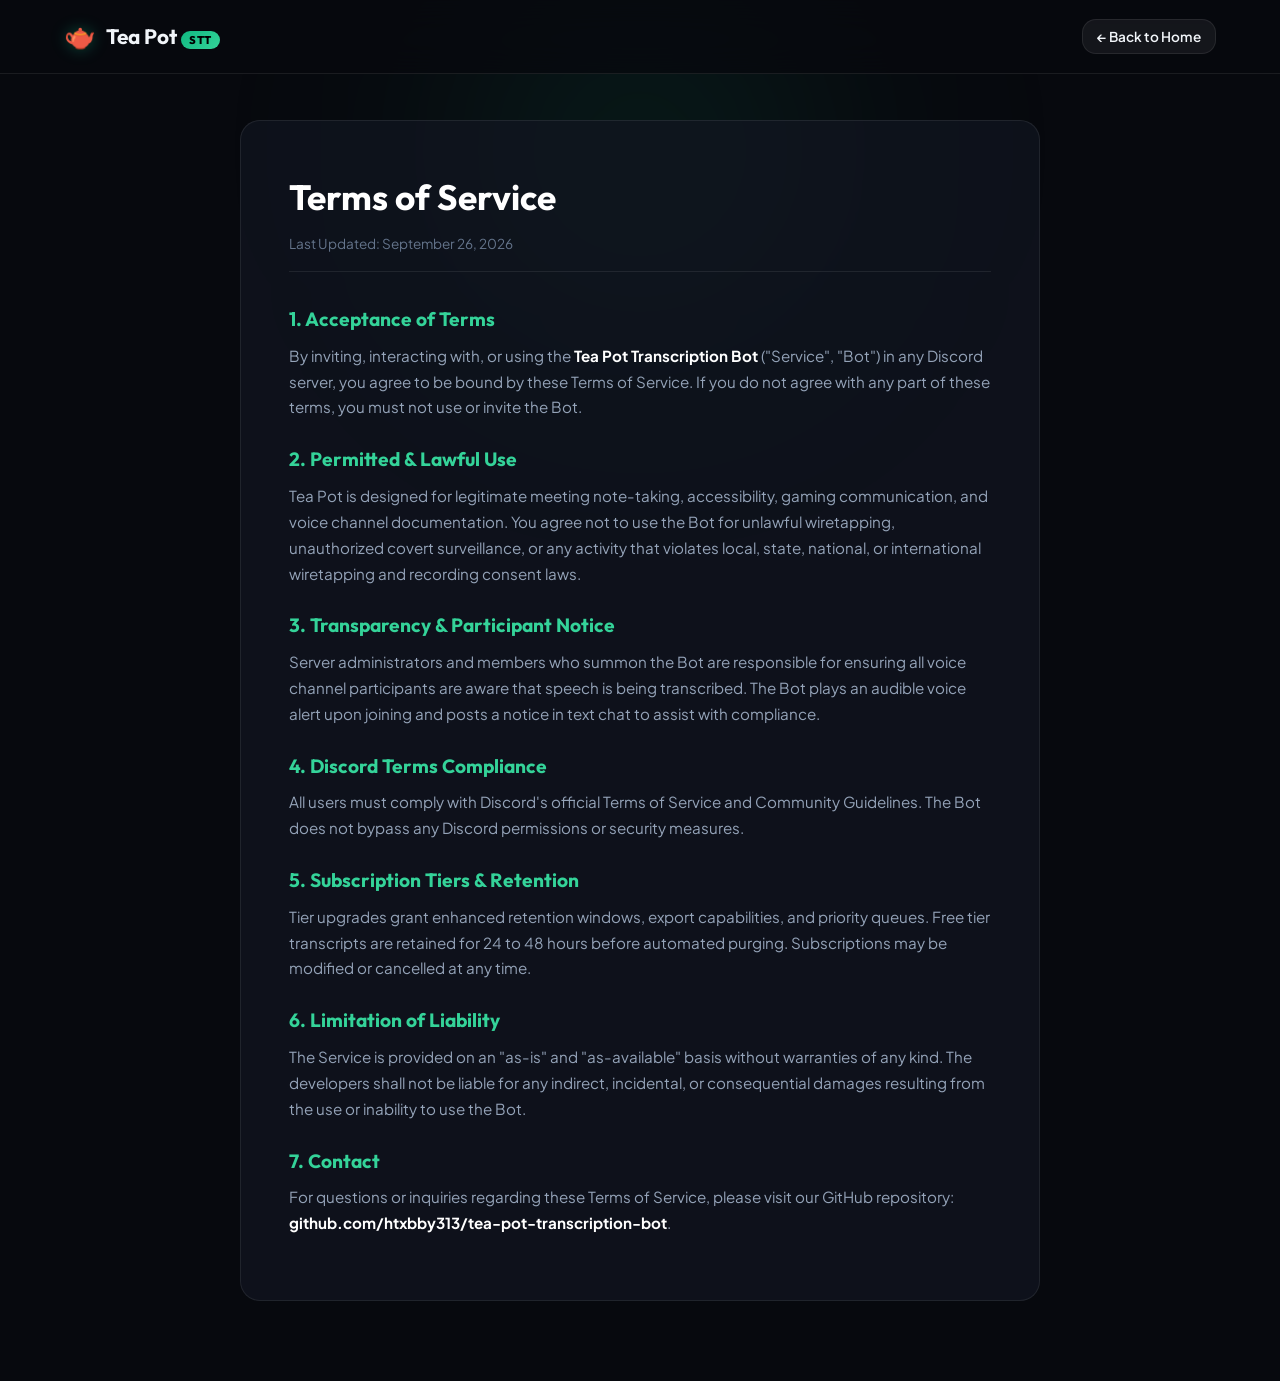
<file: web/tos.html>
<!DOCTYPE html>
<html lang="en">
<head>
  <meta charset="UTF-8" />
  <meta name="viewport" content="width=device-width, initial-scale=1.0" />
  <title>Terms of Service — Tea Pot Transcription Bot</title>
  <link rel="preconnect" href="https://fonts.googleapis.com">
  <link rel="preconnect" href="https://fonts.gstatic.com" crossorigin>
  <link href="https://fonts.googleapis.com/css2?family=Outfit:wght@600;700;800&family=Plus+Jakarta+Sans:wght@400;500;600&family=JetBrains+Mono:wght@400;600&display=swap" rel="stylesheet">
  <link rel="stylesheet" href="style.css" />
  <style>
    .legal-page { padding: 120px 0 80px; }
    .legal-page-card { background: var(--bg-card); border: 1px solid var(--border-glass); border-radius: var(--radius-lg); padding: 48px; max-width: 800px; margin: 0 auto; }
    .legal-page-card h1 { font-family: var(--font-heading); font-size: 2.2rem; color: #FFF; margin-bottom: 8px; }
    .legal-page-card .last-updated { font-size: 0.85rem; color: var(--text-dim); margin-bottom: 32px; display: block; border-bottom: 1px solid var(--border-glass); padding-bottom: 16px; }
    .legal-page-card h2 { font-size: 1.2rem; color: var(--primary-mint); margin: 24px 0 8px; font-family: var(--font-heading); }
    .legal-page-card p { font-size: 0.95rem; color: var(--text-muted); line-height: 1.7; margin-bottom: 16px; }
    .legal-page-card strong { color: #FFF; }
  </style>
</head>
<body>
  <div class="glow-orb orb-1"></div>
  <header class="navbar">
    <div class="nav-container">
      <a href="index.html" class="brand">
        <span class="brand-icon">🫖</span>
        <span class="brand-text">Tea Pot <span class="brand-tag">STT</span></span>
      </a>
      <a href="index.html" class="btn btn-secondary btn-sm">← Back to Home</a>
    </div>
  </header>

  <main class="legal-page">
    <div class="container">
      <div class="legal-page-card">
        <h1>Terms of Service</h1>
        <span class="last-updated">Last Updated: September 26, 2026</span>

        <h2>1. Acceptance of Terms</h2>
        <p>By inviting, interacting with, or using the <strong>Tea Pot Transcription Bot</strong> ("Service", "Bot") in any Discord server, you agree to be bound by these Terms of Service. If you do not agree with any part of these terms, you must not use or invite the Bot.</p>

        <h2>2. Permitted & Lawful Use</h2>
        <p>Tea Pot is designed for legitimate meeting note-taking, accessibility, gaming communication, and voice channel documentation. You agree not to use the Bot for unlawful wiretapping, unauthorized covert surveillance, or any activity that violates local, state, national, or international wiretapping and recording consent laws.</p>

        <h2>3. Transparency & Participant Notice</h2>
        <p>Server administrators and members who summon the Bot are responsible for ensuring all voice channel participants are aware that speech is being transcribed. The Bot plays an audible voice alert upon joining and posts a notice in text chat to assist with compliance.</p>

        <h2>4. Discord Terms Compliance</h2>
        <p>All users must comply with Discord's official Terms of Service and Community Guidelines. The Bot does not bypass any Discord permissions or security measures.</p>

        <h2>5. Subscription Tiers & Retention</h2>
        <p>Tier upgrades grant enhanced retention windows, export capabilities, and priority queues. Free tier transcripts are retained for 24 to 48 hours before automated purging. Subscriptions may be modified or cancelled at any time.</p>

        <h2>6. Limitation of Liability</h2>
        <p>The Service is provided on an "as-is" and "as-available" basis without warranties of any kind. The developers shall not be liable for any indirect, incidental, or consequential damages resulting from the use or inability to use the Bot.</p>

        <h2>7. Contact</h2>
        <p>For questions or inquiries regarding these Terms of Service, please visit our GitHub repository: <strong>github.com/htxbby313/tea-pot-transcription-bot</strong>.</p>
      </div>
    </div>
  </main>
</body>
</html>
</file>
<file: web/style.css>
:root {
  --bg-dark: #07090E;
  --bg-card: rgba(18, 22, 33, 0.7);
  --bg-card-hover: rgba(26, 32, 48, 0.85);
  --border-glass: rgba(255, 255, 255, 0.08);
  --border-glass-glow: rgba(16, 185, 129, 0.3);

  --primary-green: #10B981;
  --primary-mint: #34D399;
  --primary-emerald: #059669;
  
  --accent-gold: #F59E0B;
  --accent-indigo: #6366F1;
  --accent-pink: #EC4899;

  --text-main: #F1F5F9;
  --text-muted: #94A3B8;
  --text-dim: #64748B;

  --font-heading: 'Outfit', sans-serif;
  --font-body: 'Plus Jakarta Sans', sans-serif;
  --font-mono: 'JetBrains Mono', monospace;

  --radius-sm: 8px;
  --radius-md: 14px;
  --radius-lg: 20px;
  --radius-full: 9999px;

  --shadow-glow: 0 0 40px rgba(16, 185, 129, 0.15);
  --shadow-card: 0 10px 30px -10px rgba(0, 0, 0, 0.5);
}

* {
  margin: 0;
  padding: 0;
  box-sizing: border-box;
}

html {
  scroll-behavior: smooth;
}

body {
  background-color: var(--bg-dark);
  color: var(--text-main);
  font-family: var(--font-body);
  line-height: 1.6;
  overflow-x: hidden;
  position: relative;
}

/* Ambient Glow Orbs */
.glow-orb {
  position: absolute;
  border-radius: 50%;
  filter: blur(120px);
  pointer-events: none;
  z-index: 0;
}
.orb-1 {
  width: 500px;
  height: 500px;
  background: radial-gradient(circle, rgba(16, 185, 129, 0.18), transparent 70%);
  top: -100px;
  left: 50%;
  transform: translateX(-50%);
}
.orb-2 {
  width: 400px;
  height: 400px;
  background: radial-gradient(circle, rgba(99, 102, 241, 0.12), transparent 70%);
  top: 600px;
  right: -100px;
}
.orb-3 {
  width: 500px;
  height: 500px;
  background: radial-gradient(circle, rgba(245, 158, 11, 0.1), transparent 70%);
  top: 1400px;
  left: -150px;
}

/* Container */
.container {
  max-width: 1200px;
  margin: 0 auto;
  padding: 0 24px;
  position: relative;
  z-index: 1;
}

/* Navbar */
.navbar {
  position: fixed;
  top: 0;
  left: 0;
  right: 0;
  z-index: 1000;
  backdrop-filter: blur(16px);
  background: rgba(7, 9, 14, 0.75);
  border-bottom: 1px solid var(--border-glass);
  padding: 16px 0;
}
.nav-container {
  max-width: 1200px;
  margin: 0 auto;
  padding: 0 24px;
  display: flex;
  align-items: center;
  justify-content: space-between;
}
.brand {
  display: flex;
  align-items: center;
  gap: 10px;
  text-decoration: none;
  color: var(--text-main);
  font-family: var(--font-heading);
  font-size: 1.3rem;
  font-weight: 700;
}
.brand-icon {
  font-size: 1.6rem;
  filter: drop-shadow(0 0 8px rgba(16, 185, 129, 0.4));
}
.brand-tag {
  font-size: 0.7rem;
  background: linear-gradient(135deg, var(--primary-green), var(--primary-mint));
  color: #000;
  padding: 2px 8px;
  border-radius: var(--radius-full);
  font-weight: 800;
  letter-spacing: 0.5px;
}

.nav-links {
  display: flex;
  gap: 28px;
}
.nav-link {
  color: var(--text-muted);
  text-decoration: none;
  font-size: 0.95rem;
  font-weight: 500;
  transition: color 0.2s, transform 0.2s;
}
.nav-link:hover {
  color: var(--text-main);
  transform: translateY(-1px);
}

.nav-actions {
  display: flex;
  align-items: center;
  gap: 12px;
}

.mobile-menu-toggle {
  display: none;
  flex-direction: column;
  gap: 5px;
  background: none;
  border: none;
  cursor: pointer;
}
.mobile-menu-toggle span {
  width: 24px;
  height: 2px;
  background: var(--text-main);
  border-radius: 2px;
}

/* Buttons */
.btn {
  display: inline-flex;
  align-items: center;
  justify-content: center;
  gap: 8px;
  padding: 10px 20px;
  font-size: 0.95rem;
  font-weight: 600;
  font-family: var(--font-body);
  border-radius: var(--radius-md);
  text-decoration: none;
  cursor: pointer;
  transition: all 0.25s ease;
  border: none;
}
.btn-primary {
  background: linear-gradient(135deg, var(--primary-green), var(--primary-emerald));
  color: #FFFFFF;
  box-shadow: 0 4px 14px rgba(16, 185, 129, 0.35);
}
.btn-primary:hover {
  transform: translateY(-2px);
  box-shadow: 0 6px 20px rgba(16, 185, 129, 0.5);
}
.btn-glow {
  position: relative;
  overflow: hidden;
}
.btn-secondary {
  background: rgba(255, 255, 255, 0.06);
  color: var(--text-main);
  border: 1px solid var(--border-glass);
}
.btn-secondary:hover {
  background: rgba(255, 255, 255, 0.12);
  color: #FFF;
}
.btn-glass {
  background: rgba(255, 255, 255, 0.05);
  backdrop-filter: blur(10px);
  color: var(--text-main);
  border: 1px solid var(--border-glass);
}
.btn-glass:hover {
  background: rgba(255, 255, 255, 0.1);
  border-color: rgba(255, 255, 255, 0.2);
}
.btn-outline {
  background: transparent;
  color: var(--primary-mint);
  border: 1px solid rgba(16, 185, 129, 0.4);
}
.btn-outline:hover {
  background: rgba(16, 185, 129, 0.1);
  border-color: var(--primary-green);
}
.btn-lg {
  padding: 14px 28px;
  font-size: 1.05rem;
  border-radius: var(--radius-md);
}
.btn-sm {
  padding: 6px 14px;
  font-size: 0.85rem;
}
.btn-block {
  width: 100%;
}

/* Typography & Headers */
.gradient-text {
  background: linear-gradient(135deg, #10B981 0%, #34D399 50%, #F59E0B 100%);
  -webkit-background-clip: text;
  -webkit-text-fill-color: transparent;
}
.section-header {
  text-align: center;
  max-width: 700px;
  margin: 0 auto 60px;
}
.sub-heading {
  display: inline-block;
  font-size: 0.8rem;
  font-weight: 700;
  letter-spacing: 1.5px;
  color: var(--primary-mint);
  margin-bottom: 12px;
  text-transform: uppercase;
}
.section-title {
  font-family: var(--font-heading);
  font-size: 2.5rem;
  font-weight: 800;
  line-height: 1.2;
  margin-bottom: 16px;
  color: #FFF;
}
.section-desc {
  font-size: 1.05rem;
  color: var(--text-muted);
}

/* Hero Section */
.hero {
  padding: 160px 0 100px;
  text-align: center;
  position: relative;
}
.hero-badge {
  display: inline-flex;
  align-items: center;
  gap: 8px;
  background: rgba(16, 185, 129, 0.1);
  border: 1px solid rgba(16, 185, 129, 0.25);
  padding: 6px 16px;
  border-radius: var(--radius-full);
  font-size: 0.85rem;
  font-weight: 600;
  color: var(--primary-mint);
  margin-bottom: 24px;
}
.badge-dot {
  width: 8px;
  height: 8px;
  background-color: var(--primary-green);
  border-radius: 50%;
  box-shadow: 0 0 10px var(--primary-green);
  animation: pulse 2s infinite;
}
@keyframes pulse {
  0% { transform: scale(0.95); opacity: 0.7; }
  50% { transform: scale(1.2); opacity: 1; }
  100% { transform: scale(0.95); opacity: 0.7; }
}

.hero-title {
  font-family: var(--font-heading);
  font-size: 3.8rem;
  font-weight: 800;
  line-height: 1.15;
  margin-bottom: 20px;
  letter-spacing: -0.5px;
}
.hero-subtitle {
  font-size: 1.2rem;
  color: var(--text-muted);
  max-width: 750px;
  margin: 0 auto 36px;
}
.hero-subtitle strong {
  color: #FFF;
}
.hero-subtitle code {
  background: rgba(255, 255, 255, 0.1);
  padding: 2px 6px;
  border-radius: 4px;
  font-family: var(--font-mono);
  color: var(--primary-mint);
}

.hero-ctas {
  display: flex;
  justify-content: center;
  gap: 16px;
  margin-bottom: 48px;
}

.hero-highlights {
  display: flex;
  justify-content: center;
  flex-wrap: wrap;
  gap: 28px;
  margin-bottom: 60px;
}
.highlight-item {
  display: flex;
  align-items: center;
  gap: 8px;
  font-size: 0.9rem;
  font-weight: 600;
  color: var(--text-muted);
}
.highlight-icon {
  font-size: 1.1rem;
}

/* Discord UI Simulation Mockup */
.hero-discord-preview {
  max-width: 960px;
  margin: 0 auto;
  border-radius: var(--radius-lg);
  overflow: hidden;
  box-shadow: 0 25px 60px -15px rgba(0, 0, 0, 0.8), 0 0 50px rgba(16, 185, 129, 0.12);
  border: 1px solid var(--border-glass);
  background: #1E1F22;
  text-align: left;
}
.discord-topbar {
  background: #111214;
  padding: 12px 18px;
  display: flex;
  align-items: center;
  gap: 16px;
  border-bottom: 1px solid rgba(255, 255, 255, 0.05);
}
.window-controls {
  display: flex;
  gap: 6px;
}
.window-controls .dot {
  width: 10px;
  height: 10px;
  border-radius: 50%;
}
.dot.close { background: #ED4245; }
.dot.minimize { background: #FEE75C; }
.dot.maximize { background: #57F287; }

.discord-channel-info {
  display: flex;
  align-items: center;
  gap: 6px;
  font-size: 0.9rem;
  color: #FFF;
  font-weight: 600;
}
.channel-hash { color: #80848E; font-size: 1.1rem; }
.channel-sep { color: #4E5058; }
.thread-badge {
  background: rgba(88, 101, 242, 0.2);
  color: #5865F2;
  padding: 2px 8px;
  border-radius: 4px;
  font-size: 0.8rem;
}

.discord-body {
  display: flex;
  min-height: 380px;
}
.discord-sidebar {
  width: 220px;
  background: #2B2D31;
  padding: 16px 12px;
  border-right: 1px solid rgba(0, 0, 0, 0.2);
}
.server-header {
  font-size: 0.95rem;
  font-weight: 700;
  color: #FFF;
  margin-bottom: 16px;
  padding-bottom: 8px;
  border-bottom: 1px solid rgba(255, 255, 255, 0.06);
}
.sidebar-section-title {
  font-size: 0.7rem;
  color: #949BA4;
  font-weight: 700;
  letter-spacing: 0.5px;
  margin: 12px 0 6px;
}
.sidebar-vc-active {
  background: rgba(35, 165, 89, 0.15);
  color: #23A559;
  padding: 6px 10px;
  border-radius: 4px;
  display: flex;
  align-items: center;
  gap: 6px;
  font-size: 0.85rem;
  font-weight: 600;
}
.live-pill {
  background: #ED4245;
  color: #FFF;
  font-size: 0.6rem;
  padding: 1px 4px;
  border-radius: 3px;
  margin-left: auto;
  font-weight: 800;
}
.sidebar-tc {
  display: flex;
  align-items: center;
  gap: 6px;
  font-size: 0.85rem;
  color: #949BA4;
  padding: 6px 10px;
  border-radius: 4px;
}
.sidebar-tc.active {
  background: #35373C;
  color: #FFF;
  font-weight: 600;
}

.discord-chat {
  flex: 1;
  background: #313338;
  padding: 20px;
  display: flex;
  flex-direction: column;
  gap: 16px;
}

/* Discord Embed */
.discord-embed-card {
  display: flex;
  background: #2B2D31;
  border-radius: 4px;
  overflow: hidden;
  max-width: 650px;
}
.embed-border {
  width: 4px;
  background: #10B981;
}
.embed-content {
  padding: 12px 16px;
  flex: 1;
}
.embed-header {
  display: flex;
  align-items: center;
  gap: 8px;
  font-size: 0.95rem;
  font-weight: 700;
  color: #FFF;
  margin-bottom: 4px;
}
.embed-desc {
  font-size: 0.85rem;
  color: #DBDEE1;
  margin-bottom: 12px;
}
.embed-fields {
  display: grid;
  grid-template-columns: repeat(3, 1fr);
  gap: 10px;
  margin-bottom: 8px;
}
.field-name {
  display: block;
  font-size: 0.75rem;
  color: #949BA4;
  font-weight: 600;
}
.field-val {
  font-size: 0.85rem;
  color: #FFF;
  font-weight: 500;
}
.embed-footer {
  font-size: 0.75rem;
  color: #949BA4;
  border-top: 1px solid rgba(255, 255, 255, 0.05);
  padding-top: 6px;
}

/* Discord Transcript Stream Messages */
.transcript-stream {
  display: flex;
  flex-direction: column;
  gap: 14px;
}
.chat-msg {
  display: flex;
  gap: 12px;
  align-items: flex-start;
}
.chat-msg .avatar {
  width: 36px;
  height: 36px;
  border-radius: 50%;
  display: flex;
  align-items: center;
  justify-content: center;
  color: #FFF;
  font-weight: 700;
  font-size: 0.9rem;
  flex-shrink: 0;
}
.msg-header {
  display: flex;
  align-items: baseline;
  gap: 8px;
  margin-bottom: 2px;
}
.msg-header .user-name {
  color: #FFF;
  font-weight: 600;
  font-size: 0.9rem;
}
.msg-header .timestamp {
  font-size: 0.75rem;
  color: #949BA4;
}
.msg-text {
  font-size: 0.9rem;
  color: #DBDEE1;
  line-height: 1.4;
}
.stt-clock {
  color: #949BA4;
  font-size: 0.8rem;
}
.stt-clock code {
  background: #232428;
  padding: 1px 4px;
  border-radius: 3px;
  color: #34D399;
  font-family: var(--font-mono);
}

.discord-typing-bar {
  margin-top: auto;
  display: flex;
  align-items: center;
  gap: 8px;
  font-size: 0.75rem;
  color: #949BA4;
  padding-top: 8px;
}
.wave-dot {
  width: 6px;
  height: 6px;
  background: #34D399;
  border-radius: 50%;
  animation: typingBounce 1.2s infinite ease-in-out;
}
.wave-dot:nth-child(2) { animation-delay: 0.2s; }
.wave-dot:nth-child(3) { animation-delay: 0.4s; }
@keyframes typingBounce {
  0%, 80%, 100% { transform: translateY(0); }
  40% { transform: translateY(-5px); }
}

/* Features Grid */
.features-section {
  padding: 100px 0;
  position: relative;
}
.features-grid {
  display: grid;
  grid-template-columns: repeat(3, 1fr);
  gap: 24px;
}
.feature-card {
  background: var(--bg-card);
  backdrop-filter: blur(12px);
  border: 1px solid var(--border-glass);
  border-radius: var(--radius-lg);
  padding: 32px 28px;
  transition: all 0.3s ease;
}
.feature-card:hover {
  background: var(--bg-card-hover);
  border-color: rgba(16, 185, 129, 0.3);
  transform: translateY(-4px);
  box-shadow: var(--shadow-glow);
}
.card-icon {
  width: 52px;
  height: 52px;
  border-radius: var(--radius-md);
  display: flex;
  align-items: center;
  justify-content: center;
  font-size: 1.6rem;
  margin-bottom: 20px;
}
.feature-card h3 {
  font-family: var(--font-heading);
  font-size: 1.25rem;
  font-weight: 700;
  margin-bottom: 10px;
  color: #FFF;
}
.feature-card p {
  font-size: 0.95rem;
  color: var(--text-muted);
  line-height: 1.55;
}
.feature-card code {
  background: rgba(255, 255, 255, 0.08);
  padding: 2px 6px;
  border-radius: 4px;
  font-family: var(--font-mono);
  color: var(--primary-mint);
  font-size: 0.85rem;
}

/* Pricing & Tier Simulator */
.pricing-section {
  padding: 100px 0;
  position: relative;
}
.retention-demo-card {
  background: linear-gradient(135deg, rgba(16, 185, 129, 0.08), rgba(99, 102, 241, 0.05));
  border: 1px solid rgba(16, 185, 129, 0.25);
  border-radius: var(--radius-lg);
  padding: 32px;
  margin-bottom: 60px;
  backdrop-filter: blur(16px);
}
.demo-card-header {
  display: flex;
  justify-content: space-between;
  align-items: center;
  flex-wrap: wrap;
  gap: 16px;
  margin-bottom: 28px;
}
.badge-mini {
  font-size: 0.75rem;
  font-weight: 700;
  color: var(--primary-mint);
  letter-spacing: 1px;
}
.demo-card-header h3 {
  font-family: var(--font-heading);
  font-size: 1.4rem;
  color: #FFF;
  margin-top: 4px;
}

.toggle-wrapper {
  display: flex;
  align-items: center;
  gap: 12px;
}
.switch {
  position: relative;
  display: inline-block;
  width: 48px;
  height: 26px;
}
.switch input { opacity: 0; width: 0; height: 0; }
.slider {
  position: absolute;
  cursor: pointer;
  top: 0; left: 0; right: 0; bottom: 0;
  background-color: #334155;
  transition: .3s;
  border-radius: 34px;
}
.slider:before {
  position: absolute;
  content: "";
  height: 18px;
  width: 18px;
  left: 4px;
  bottom: 4px;
  background-color: white;
  transition: .3s;
  border-radius: 50%;
}
input:checked + .slider {
  background-color: var(--primary-green);
}
input:checked + .slider:before {
  transform: translateX(22px);
}
.toggle-label {
  font-size: 0.9rem;
  color: var(--text-main);
}

.slider-container {
  margin-bottom: 24px;
}
.slider-labels {
  display: flex;
  justify-content: space-between;
  font-size: 0.85rem;
  font-weight: 600;
  color: var(--text-muted);
  margin-bottom: 12px;
}
.tier-slider {
  -webkit-appearance: none;
  width: 100%;
  height: 8px;
  border-radius: 5px;
  background: #1E293B;
  outline: none;
}
.tier-slider::-webkit-slider-thumb {
  -webkit-appearance: none;
  appearance: none;
  width: 24px;
  height: 24px;
  border-radius: 50%;
  background: var(--primary-green);
  cursor: pointer;
  box-shadow: 0 0 12px var(--primary-green);
  transition: transform 0.2s;
}
.tier-slider::-webkit-slider-thumb:hover {
  transform: scale(1.2);
}

.slider-result {
  background: rgba(0, 0, 0, 0.35);
  border-radius: var(--radius-md);
  padding: 18px 24px;
  display: flex;
  flex-direction: column;
  gap: 8px;
}
.result-badge {
  font-family: var(--font-heading);
  font-size: 1.1rem;
  font-weight: 700;
  color: var(--primary-mint);
}
.result-text {
  font-size: 0.95rem;
  color: var(--text-main);
}
.result-perk {
  font-size: 0.85rem;
  color: var(--accent-gold);
  font-weight: 600;
}

/* Pricing Grid */
.pricing-grid {
  display: grid;
  grid-template-columns: repeat(3, 1fr);
  gap: 28px;
  align-items: stretch;
}
.pricing-card {
  background: var(--bg-card);
  backdrop-filter: blur(12px);
  border: 1px solid var(--border-glass);
  border-radius: var(--radius-lg);
  padding: 36px 30px;
  display: flex;
  flex-direction: column;
  position: relative;
  transition: all 0.3s ease;
}
.pricing-card.popular {
  border-color: var(--primary-green);
  background: rgba(18, 26, 38, 0.9);
  box-shadow: 0 0 40px rgba(16, 185, 129, 0.15);
  transform: scale(1.03);
}
.popular-ribbon {
  position: absolute;
  top: -12px;
  left: 50%;
  transform: translateX(-50%);
  background: linear-gradient(135deg, var(--primary-green), var(--primary-emerald));
  color: #FFF;
  font-size: 0.75rem;
  font-weight: 800;
  letter-spacing: 1px;
  padding: 4px 14px;
  border-radius: var(--radius-full);
}
.card-tier-tag {
  font-size: 0.75rem;
  font-weight: 700;
  letter-spacing: 1.5px;
  color: var(--primary-mint);
  margin-bottom: 8px;
}
.tier-name {
  font-family: var(--font-heading);
  font-size: 1.8rem;
  font-weight: 700;
  color: #FFF;
  margin-bottom: 12px;
}
.tier-price {
  font-size: 2.4rem;
  font-weight: 800;
  font-family: var(--font-heading);
  color: #FFF;
  margin-bottom: 12px;
}
.tier-price span {
  font-size: 0.9rem;
  color: var(--text-dim);
  font-weight: 500;
}
.tier-desc {
  font-size: 0.9rem;
  color: var(--text-muted);
  margin-bottom: 24px;
  min-height: 42px;
}

.tier-retention-spec {
  background: rgba(255, 255, 255, 0.04);
  border-radius: var(--radius-sm);
  padding: 12px 14px;
  margin-bottom: 24px;
  border-left: 3px solid var(--primary-green);
}
.retention-title {
  font-size: 0.75rem;
  color: var(--text-muted);
  margin-bottom: 2px;
}
.retention-val {
  font-size: 0.9rem;
  color: #FFF;
}

.tier-features {
  list-style: none;
  display: flex;
  flex-direction: column;
  gap: 12px;
  margin-bottom: 32px;
  flex: 1;
}
.tier-features li {
  display: flex;
  align-items: center;
  gap: 10px;
  font-size: 0.9rem;
  color: var(--text-main);
}
.tier-features li.disabled {
  color: var(--text-dim);
  opacity: 0.6;
}
.tier-features .check {
  color: var(--primary-mint);
  font-weight: 800;
}
.tier-features .cross {
  color: #EF4444;
  font-weight: 800;
}

/* Setup Guide Section */
.setup-section {
  padding: 100px 0;
}
.setup-tabs {
  display: flex;
  justify-content: center;
  gap: 12px;
  margin-bottom: 36px;
}
.setup-tab-btn {
  background: rgba(255, 255, 255, 0.05);
  border: 1px solid var(--border-glass);
  color: var(--text-muted);
  padding: 12px 24px;
  border-radius: var(--radius-md);
  font-family: var(--font-body);
  font-size: 0.95rem;
  font-weight: 600;
  cursor: pointer;
  transition: all 0.2s;
}
.setup-tab-btn.active {
  background: rgba(16, 185, 129, 0.15);
  border-color: var(--primary-green);
  color: #FFF;
}

.setup-content-box {
  max-width: 840px;
  margin: 0 auto;
}
.setup-tab-panel {
  display: none;
}
.setup-tab-panel.active {
  display: block;
}
.steps-list {
  display: flex;
  flex-direction: column;
  gap: 20px;
}
.step-card {
  background: var(--bg-card);
  border: 1px solid var(--border-glass);
  border-radius: var(--radius-md);
  padding: 24px;
  display: flex;
  gap: 20px;
  align-items: flex-start;
}
.step-number {
  width: 42px;
  height: 42px;
  border-radius: 50%;
  background: linear-gradient(135deg, var(--primary-green), var(--primary-emerald));
  color: #FFF;
  font-family: var(--font-heading);
  font-size: 1.2rem;
  font-weight: 800;
  display: flex;
  align-items: center;
  justify-content: center;
  flex-shrink: 0;
}
.step-details h4 {
  font-family: var(--font-heading);
  font-size: 1.15rem;
  color: #FFF;
  margin-bottom: 6px;
}
.step-details p {
  font-size: 0.9rem;
  color: var(--text-muted);
  margin-bottom: 12px;
}

.code-copy-box {
  background: #0B0F17;
  border: 1px solid rgba(255, 255, 255, 0.08);
  border-radius: var(--radius-sm);
  padding: 10px 16px;
  display: flex;
  align-items: center;
  justify-content: space-between;
  font-family: var(--font-mono);
  font-size: 0.9rem;
  color: var(--primary-mint);
}
.copy-btn {
  background: rgba(255, 255, 255, 0.1);
  border: none;
  color: #FFF;
  padding: 4px 10px;
  border-radius: 4px;
  font-size: 0.75rem;
  font-weight: 600;
  cursor: pointer;
  transition: background 0.2s;
}
.copy-btn:hover {
  background: var(--primary-green);
  color: #000;
}

/* Privacy & Terms Section */
.legal-section {
  padding: 100px 0;
  background: rgba(0, 0, 0, 0.2);
}
.legal-grid {
  display: grid;
  grid-template-columns: repeat(2, 1fr);
  gap: 32px;
}
.legal-card {
  background: var(--bg-card);
  border: 1px solid var(--border-glass);
  border-radius: var(--radius-lg);
  padding: 36px 32px;
}
.legal-header {
  display: flex;
  align-items: center;
  gap: 12px;
  margin-bottom: 24px;
  padding-bottom: 16px;
  border-bottom: 1px solid var(--border-glass);
}
.legal-icon {
  font-size: 1.8rem;
}
.legal-header h3 {
  font-family: var(--font-heading);
  font-size: 1.5rem;
  color: #FFF;
}
.legal-body h4 {
  font-size: 1rem;
  color: var(--primary-mint);
  margin: 18px 0 6px;
}
.legal-body p {
  font-size: 0.9rem;
  color: var(--text-muted);
  line-height: 1.6;
}
.legal-body strong {
  color: #FFF;
}

/* Footer */
.footer {
  background: #040508;
  border-top: 1px solid var(--border-glass);
  padding: 80px 0 30px;
}
.footer-container {
  display: flex;
  justify-content: space-between;
  flex-wrap: wrap;
  gap: 40px;
  margin-bottom: 60px;
}
.footer-brand {
  max-width: 320px;
}
.footer-brand .brand-icon {
  font-size: 2rem;
}
.footer-brand .brand-text {
  font-family: var(--font-heading);
  font-size: 1.3rem;
  font-weight: 700;
  color: #FFF;
  display: block;
  margin-top: 6px;
}
.footer-tagline {
  font-size: 0.9rem;
  color: var(--text-muted);
  margin-top: 8px;
}

.footer-links {
  display: flex;
  gap: 60px;
}
.link-col h4 {
  font-size: 0.9rem;
  color: #FFF;
  margin-bottom: 16px;
  font-weight: 700;
}
.link-col a, .link-col span {
  display: block;
  color: var(--text-muted);
  text-decoration: none;
  font-size: 0.85rem;
  margin-bottom: 10px;
  transition: color 0.2s;
}
.link-col a:hover {
  color: var(--primary-mint);
}
.link-col code {
  background: rgba(255, 255, 255, 0.06);
  padding: 2px 6px;
  border-radius: 4px;
  color: var(--primary-mint);
  font-family: var(--font-mono);
}

.footer-bottom {
  text-align: center;
  border-top: 1px solid rgba(255, 255, 255, 0.05);
  padding-top: 30px;
  font-size: 0.85rem;
  color: var(--text-dim);
}

/* Responsive */
@media (max-width: 992px) {
  .features-grid, .pricing-grid, .legal-grid {
    grid-template-columns: 1fr;
  }
  .pricing-card.popular {
    transform: none;
  }
  .hero-title {
    font-size: 2.8rem;
  }
  .discord-sidebar {
    display: none;
  }
}

@media (max-width: 768px) {
  .nav-links, .nav-actions {
    display: none;
  }
  .mobile-menu-toggle {
    display: flex;
  }
  .hero-title {
    font-size: 2.2rem;
  }
  .hero-ctas {
    flex-direction: column;
  }
  .footer-links {
    flex-direction: column;
    gap: 30px;
  }
}
</file>
